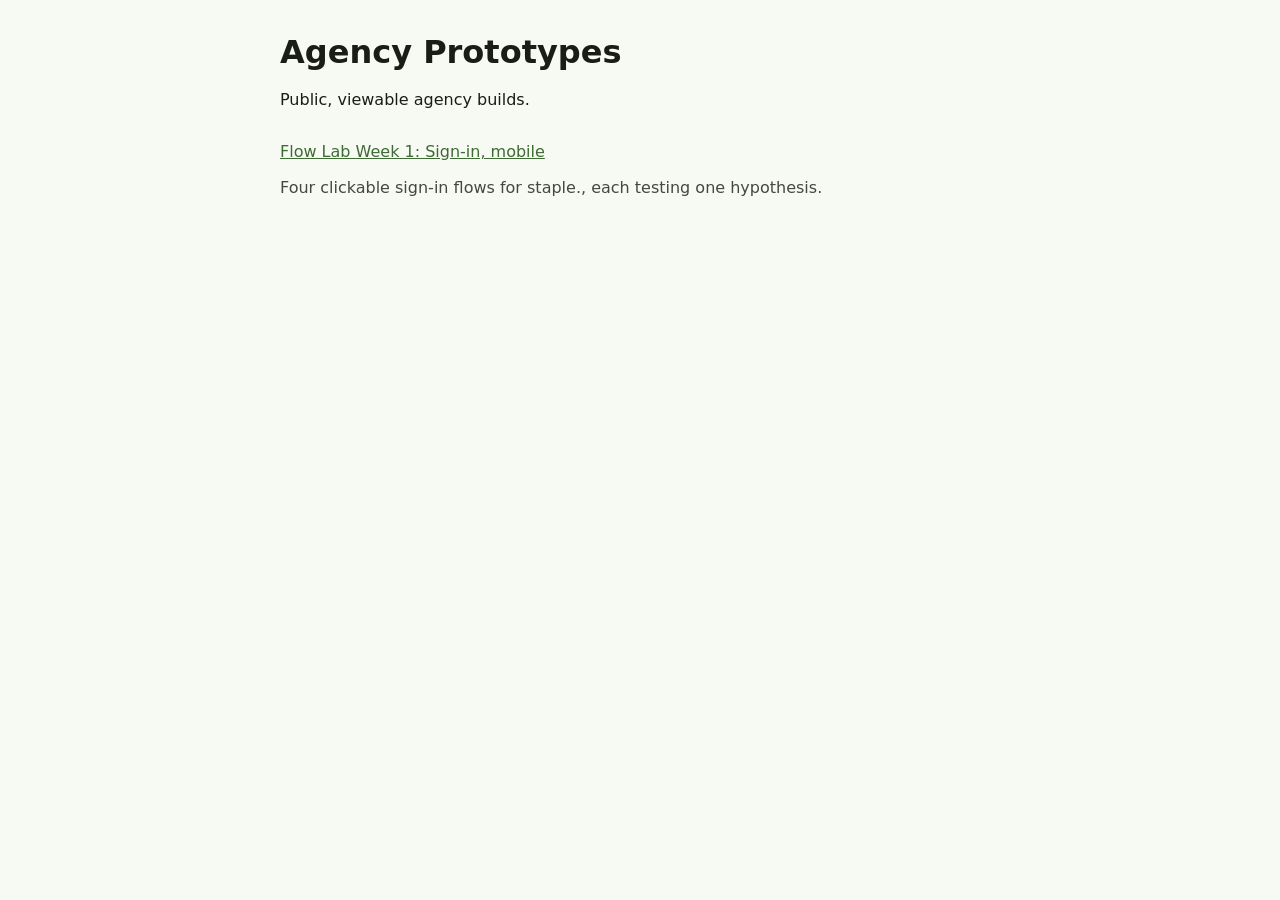
<file: index.html>
<!doctype html>
<html lang="en">
<head>
<meta charset="utf-8">
<meta name="viewport" content="width=device-width, initial-scale=1">
<title>Agency Prototypes</title>
<style>
:root{--primary:#3E6B34;--surface:#F7FAF3;--on-surface:#191C17;--on-surface-variant:#44483E}
@media (prefers-color-scheme: dark){:root{--primary:#A4D48D;--surface:#111411;--on-surface:#E1E4DA;--on-surface-variant:#C4C8BC}}
body{margin:0;font-family:system-ui,sans-serif;font-size:16px;line-height:24px;background:var(--surface);color:var(--on-surface)}
.wrap{max-width:720px;margin:0 auto;padding:32px 16px}
h1{font-size:32px;line-height:40px;margin:0 0 8px}
ul{list-style:none;padding:0}
a{display:flex;align-items:center;min-height:48px;color:var(--primary);font-weight:500}
.desc{color:var(--on-surface-variant);margin:0 0 16px}
</style>
</head>
<body>
<main class="wrap">
<h1>Agency Prototypes</h1>
<p>Public, viewable agency builds.</p>
<ul>
  <li><a href="flow-lab/weeks/week-01-signin/">Flow Lab Week 1: Sign-in, mobile</a><p class="desc">Four clickable sign-in flows for staple., each testing one hypothesis.</p></li>
</ul>
</main>
</body>
</html>
</file>
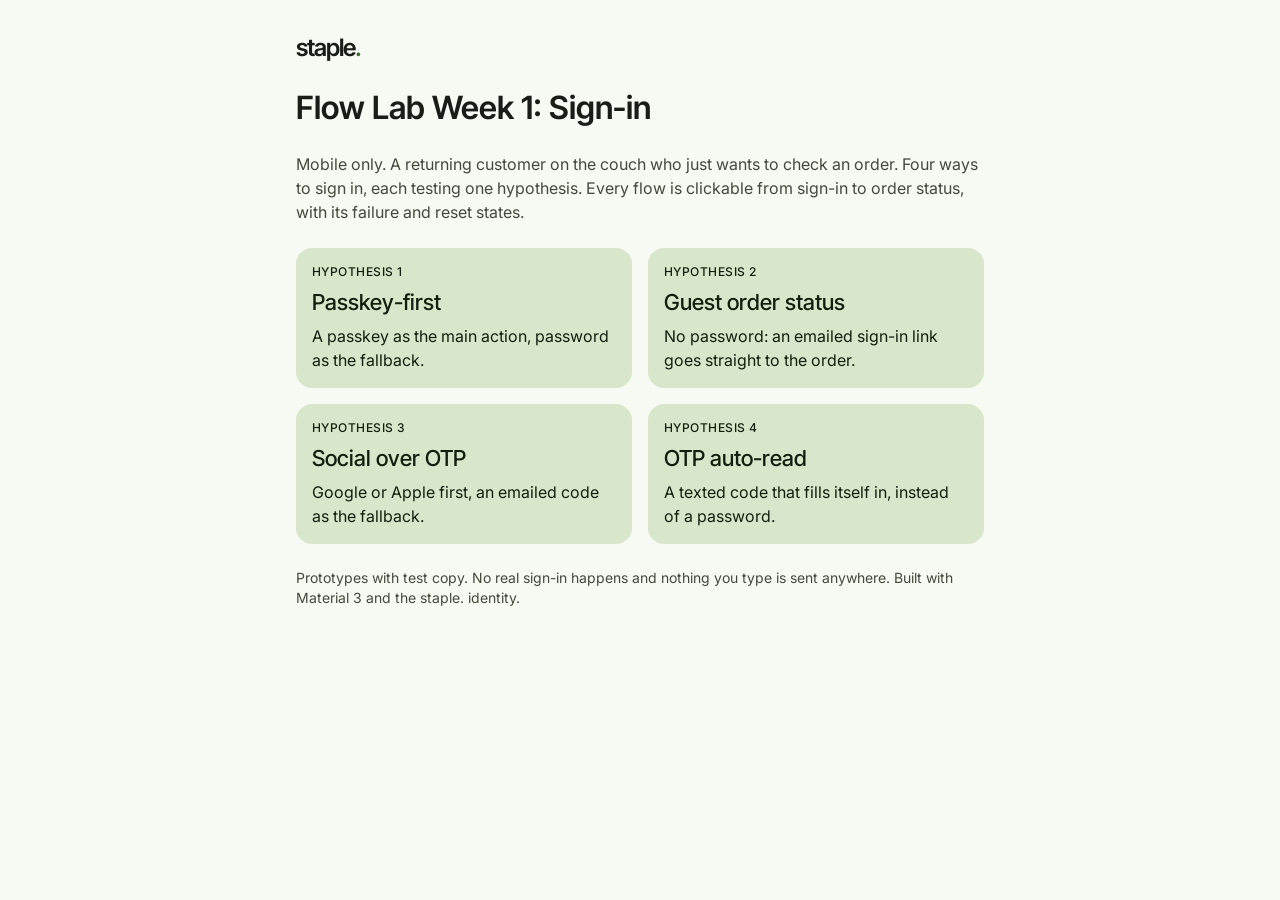
<file: flow-lab/weeks/week-01-signin/index.html>
<!doctype html>
<html lang="en">
<head>
<meta charset="utf-8">
<meta name="viewport" content="width=device-width, initial-scale=1">
<title>Flow Lab Week 1: Sign-in</title>
<link rel="preconnect" href="https://fonts.googleapis.com">
<link rel="preconnect" href="https://fonts.gstatic.com" crossorigin>
<link href="https://fonts.googleapis.com/css2?family=Inter:wght@400;500;600&family=Inter+Tight:wght@500;600&display=swap" rel="stylesheet">
<style>
:root{--primary:#3E6B34;--on-primary:#FFFFFF;--secondary-container:#D8E7CB;--on-secondary-container:#131F0E;--surface:#F7FAF3;--on-surface:#191C17;--surface-variant:#DFE4D8;--on-surface-variant:#44483E}
@media (prefers-color-scheme: dark){:root:not([data-theme="light"]){--primary:#A4D48D;--on-primary:#143300;--secondary-container:#3E4A2D;--on-secondary-container:#D8E7CB;--surface:#111411;--on-surface:#E1E4DA;--surface-variant:#44483E;--on-surface-variant:#C4C8BC}}
*{box-sizing:border-box}
body{margin:0;background:var(--surface);color:var(--on-surface);font-family:Inter,system-ui,sans-serif;font-size:16px;line-height:24px}
.wrap{max-width:720px;margin:0 auto;padding:32px 16px 48px;display:flex;flex-direction:column;gap:24px}
.wordmark{font-family:'Inter Tight',Inter,sans-serif;font-weight:600;letter-spacing:-0.04em;font-size:24px;line-height:32px}
.wordmark span{color:var(--primary)}
h1{font-family:'Inter Tight',Inter,sans-serif;font-size:32px;line-height:40px;font-weight:600;margin:0}
h2{font-family:'Inter Tight',Inter,sans-serif;font-size:22px;line-height:28px;font-weight:500;margin:0}
p{margin:0}
.lede{color:var(--on-surface-variant)}
.flows{list-style:none;margin:0;padding:0;display:grid;grid-template-columns:repeat(auto-fit,minmax(260px,1fr));gap:16px}
.flows a{display:flex;flex-direction:column;gap:8px;min-height:48px;padding:16px;border-radius:16px;background:var(--secondary-container);color:var(--on-secondary-container);text-decoration:none}
.flows a:focus-visible{outline:3px solid var(--primary);outline-offset:2px}
.flows .n{font-size:12px;line-height:16px;font-weight:500;letter-spacing:.04em;text-transform:uppercase}
.small{font-size:14px;line-height:20px;color:var(--on-surface-variant)}
</style>
</head>
<body>
<main class="wrap">
  <div class="wordmark">staple<span>.</span></div>
  <h1>Flow Lab Week 1: Sign&#8209;in</h1>
  <p class="lede">Mobile only. A returning customer on the couch who just wants to check an order. Four ways to sign in, each testing one hypothesis. Every flow is clickable from sign-in to order status, with its failure and reset states.</p>
  <ul class="flows">
    <li><a href="builds/variation-1-passkey-first.html"><span class="n">Hypothesis 1</span><h2>Passkey-first</h2><span>A passkey as the main action, password as the fallback.</span></a></li>
    <li><a href="builds/variation-2-guest-order-status.html"><span class="n">Hypothesis 2</span><h2>Guest order status</h2><span>No password: an emailed sign-in link goes straight to the order.</span></a></li>
    <li><a href="builds/variation-3-social-over-otp.html"><span class="n">Hypothesis 3</span><h2>Social over OTP</h2><span>Google or Apple first, an emailed code as the fallback.</span></a></li>
    <li><a href="builds/variation-4-otp-auto-read.html"><span class="n">Hypothesis 4</span><h2>OTP auto-read</h2><span>A texted code that fills itself in, instead of a password.</span></a></li>
  </ul>
  <p class="small">Prototypes with test copy. No real sign-in happens and nothing you type is sent anywhere. Built with Material 3 and the staple. identity.</p>
</main>
</body>
</html>
</file>
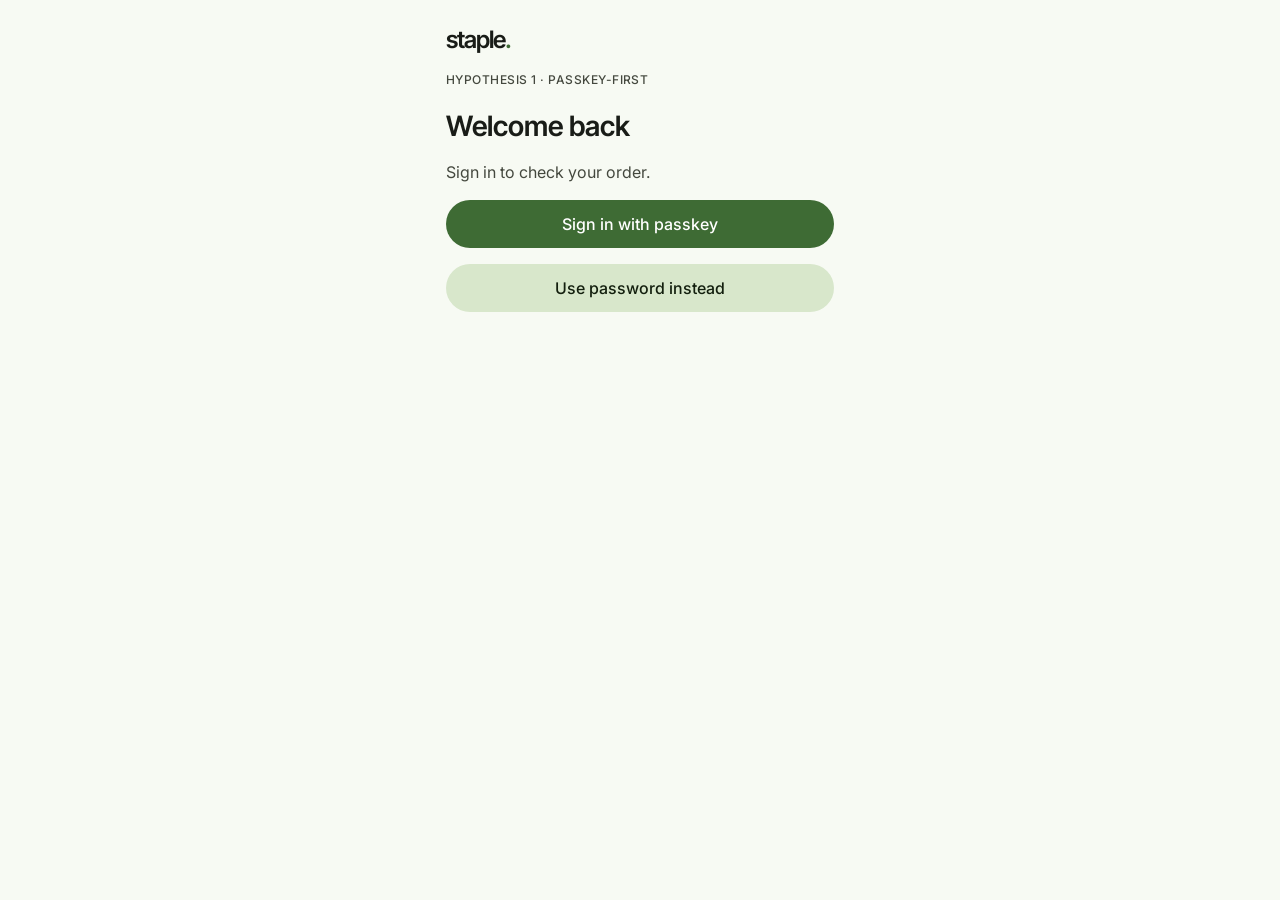
<file: flow-lab/weeks/week-01-signin/builds/variation-1-passkey-first.html>
<!doctype html>
<html lang="en">
<head>
<meta charset="utf-8">
<meta name="viewport" content="width=device-width, initial-scale=1">
<title>Week 1: Passkey-first</title>
<link rel="preconnect" href="https://fonts.googleapis.com">
<link rel="preconnect" href="https://fonts.gstatic.com" crossorigin>
<link href="https://fonts.googleapis.com/css2?family=Inter:wght@400;500;600&family=Inter+Tight:wght@500;600&display=swap" rel="stylesheet">
<style>
:root{--primary:#3E6B34;--on-primary:#FFFFFF;--primary-container:#C2E8B4;--on-primary-container:#0A2007;--secondary:#55624C;--secondary-container:#D8E7CB;--on-secondary-container:#131F0E;--tertiary:#38656A;--tertiary-container:#BCEBF1;--on-tertiary-container:#001F24;--error:#BA1A1A;--error-container:#FFDAD6;--on-error-container:#410002;--surface:#F7FAF3;--on-surface:#191C17;--surface-variant:#DFE4D8;--on-surface-variant:#44483E;--scrim:rgba(0,0,0,.4)}
@media (prefers-color-scheme: dark){:root:not([data-theme="light"]){--primary:#A4D48D;--on-primary:#143300;--primary-container:#2A4D1E;--on-primary-container:#C2E8B4;--secondary:#BDCBAE;--secondary-container:#3E4A2D;--on-secondary-container:#D8E7CB;--tertiary:#A0CFD6;--tertiary-container:#1F4D54;--on-tertiary-container:#BCEBF1;--error:#FFB4AB;--error-container:#93000A;--on-error-container:#FFDAD6;--surface:#111411;--on-surface:#E1E4DA;--surface-variant:#44483E;--on-surface-variant:#C4C8BC;--scrim:rgba(0,0,0,.6)}}
*{box-sizing:border-box}
body{margin:0;background:var(--surface);color:var(--on-surface);font-family:Inter,system-ui,sans-serif;font-size:16px;line-height:24px;min-height:100vh}
.wrap{max-width:420px;margin:0 auto;padding:24px 16px;display:flex;flex-direction:column;gap:16px;min-height:100vh}
.wordmark{font-family:'Inter Tight',Inter,sans-serif;font-weight:600;letter-spacing:-0.04em;font-size:24px;line-height:32px}
.wordmark span{color:var(--primary)}
.tag{font-size:12px;line-height:16px;color:var(--on-surface-variant);font-weight:500;letter-spacing:.04em;text-transform:uppercase;margin:0}
h1{font-family:'Inter Tight',Inter,sans-serif;font-size:28px;line-height:36px;font-weight:600;margin:4px 0 0}
h2{font-family:'Inter Tight',Inter,sans-serif;font-size:22px;line-height:28px;font-weight:500;margin:0}
h1:focus{outline:none}
.lede{margin:0;color:var(--on-surface-variant)}
.btn{min-height:48px;border-radius:999px;border:0;font:inherit;font-weight:500;padding:0 24px;width:100%;cursor:pointer}
.btn-filled{background:var(--primary);color:var(--on-primary)}
.btn-tonal{background:var(--secondary-container);color:var(--on-secondary-container)}
.btn-text{background:none;color:var(--primary)}
:focus-visible{outline:2px solid var(--primary);outline-offset:2px}
.fieldset{display:flex;flex-direction:column;gap:4px}
label{font-size:14px;line-height:20px;font-weight:500;color:var(--on-surface-variant)}
.field{min-height:56px;border-radius:12px;border:1px solid var(--on-surface-variant);padding:0 16px;background:transparent;color:var(--on-surface);font:inherit;width:100%}
.field[aria-invalid="true"]{border:2px solid var(--error);padding:0 15px}
.err{color:var(--error);font-size:14px;line-height:20px;margin:0}
.err:empty{margin:0}
.banner{background:var(--error-container);color:var(--on-error-container);border-radius:12px;padding:12px 16px;font-size:14px;line-height:20px;margin:0}
.banner:empty{padding:0;background:none;margin-bottom:-16px}
.screen{display:none;flex-direction:column;gap:16px}
.screen.on{display:flex}
.scrim{position:fixed;inset:0;background:var(--scrim);display:none;align-items:flex-end;justify-content:center}
.scrim.on{display:flex}
.sheet{background:var(--surface);width:100%;max-width:420px;border-radius:28px 28px 0 0;padding:24px 16px 32px;display:flex;flex-direction:column;gap:12px}
.row{display:flex;justify-content:space-between;gap:16px;border-bottom:1px solid var(--surface-variant);padding:12px 0}
.state{color:var(--tertiary);font-weight:600}
.spin{width:28px;height:28px;border-radius:50%;border:4px solid var(--primary-container);border-top-color:var(--primary);animation:s 1s linear infinite;margin:0 auto}
@keyframes s{to{transform:rotate(360deg)}}
@media (prefers-reduced-motion: reduce){.spin{animation:none}}
.code{font-family:ui-monospace,monospace;letter-spacing:.3em;font-size:20px}
.prod{width:100%;aspect-ratio:1/1;object-fit:cover;border-radius:12px;display:block}
</style>
</head>
<body>
<main class="wrap">
  <div class="wordmark">staple<span>.</span></div>
  <p class="tag">Hypothesis 1 · Passkey-first</p>

  <section class="screen on" id="start" aria-labelledby="start-h">
    <h1 id="start-h">Welcome back</h1>
    <p class="lede">Sign in to check your order.</p>
    <p class="banner" id="banner" role="alert"></p>
    <button type="button" class="btn btn-filled" onclick="banner('');sheet('bio',true)">Sign in with passkey</button>
    <button type="button" class="btn btn-tonal" onclick="show('pw')">Use password instead</button>
  </section>
  <section class="screen" id="pw" aria-labelledby="pw-h">
    <h1 id="pw-h">Enter your password</h1>
    <div class="fieldset">
      <label for="password">Password</label>
      <input class="field" type="password" id="password" autocomplete="current-password" aria-describedby="password-err" aria-invalid="false">
      <p class="err" id="password-err" role="alert"></p>
    </div>
    <button type="button" class="btn btn-filled" onclick="signInPw()">Sign in</button>
    <button type="button" class="btn btn-text" onclick="reset()">Use passkey instead</button>
  </section>
  <div class="scrim" id="bio"><div class="sheet" role="dialog" aria-modal="true" aria-labelledby="bio-h">
    <h2 id="bio-h">Sign in with your passkey</h2>
    <p class="lede">Use Face ID, Touch ID, or your device PIN.</p>
    <button type="button" class="btn btn-filled" onclick="sheet('bio',false);show('status')">Continue</button>
    <button type="button" class="btn btn-tonal" onclick="cancelPasskey()">Cancel</button>
  </div></div>

  <section class="screen" id="status" aria-labelledby="status-h">
    <img class="prod" src="assets/gel-pens.webp" alt="Five black gel pens laid side by side on a white desk">
    <h1 id="status-h">Your order is on its way</h1>
    <div class="row"><span>Black gel pens, set of 5</span><span>$6.00</span></div>
    <div class="row"><span class="state">Out for delivery</span><span>Wed, Oct 28</span></div>
    <button type="button" class="btn btn-tonal" onclick="reset()">Start over</button>
  </section>
</main>
<script>
var timers=[];
function show(id){document.querySelectorAll('.screen').forEach(function(s){s.classList.remove('on')});var el=document.getElementById(id);el.classList.add('on');var h=el.querySelector('h1');if(h){h.setAttribute('tabindex','-1');h.focus();}}
var openSheet=null,returnTo=null,onEscape={};
function sheet(id,on,focusAfter){var el=document.getElementById(id);el.classList.toggle('on',on);
document.querySelectorAll('main > :not(.scrim)').forEach(function(n){n.inert=on;});
if(on){openSheet=id;returnTo=document.activeElement;var b=el.querySelector('button');if(b)b.focus();}
else{openSheet=null;var t=focusAfter||returnTo;if(t&&t.getClientRects().length)t.focus();else{var h=document.querySelector('.screen.on h1');if(h){h.setAttribute('tabindex','-1');h.focus();}}returnTo=null;}}
document.addEventListener('keydown',function(e){if(e.key==='Escape'&&openSheet&&onEscape[openSheet])onEscape[openSheet]();});
function setErr(field,msg){var f=document.getElementById(field),e=document.getElementById(field+'-err');e.textContent=msg;f.setAttribute('aria-invalid',msg?'true':'false');if(msg)f.focus();}
function banner(msg){document.getElementById('banner').textContent=msg;}
function reset(){timers.forEach(clearTimeout);timers=[];document.querySelectorAll('.scrim').forEach(function(s){s.classList.remove('on')});document.querySelectorAll('main > *').forEach(function(n){n.inert=false;});openSheet=null;returnTo=null;document.querySelectorAll('input').forEach(function(i){i.value='';i.setAttribute('aria-invalid','false')});document.querySelectorAll('.err,.banner').forEach(function(e){e.textContent=''});if(window.onReset)onReset();show('start');}

function cancelPasskey(){sheet('bio',false);banner('Passkey sign-in was canceled. Try again, or use your password.');}
onEscape.bio=cancelPasskey;
function signInPw(){var v=document.getElementById('password').value;if(!v){setErr('password','Enter your password.');return;}setErr('password','');show('status');}
</script>
</body>
</html>
</file>
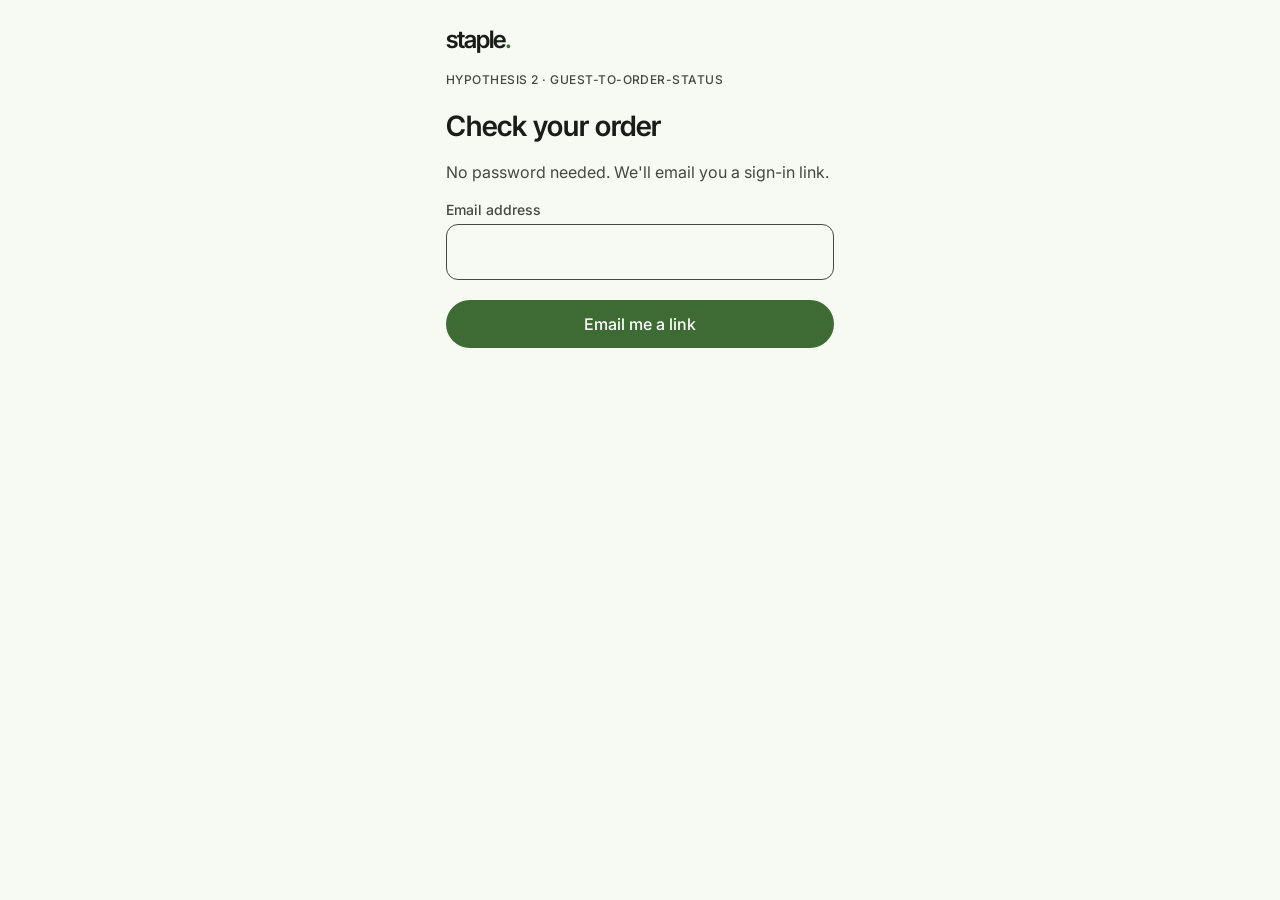
<file: flow-lab/weeks/week-01-signin/builds/variation-2-guest-order-status.html>
<!doctype html>
<html lang="en">
<head>
<meta charset="utf-8">
<meta name="viewport" content="width=device-width, initial-scale=1">
<title>Week 1: Guest order status</title>
<link rel="preconnect" href="https://fonts.googleapis.com">
<link rel="preconnect" href="https://fonts.gstatic.com" crossorigin>
<link href="https://fonts.googleapis.com/css2?family=Inter:wght@400;500;600&family=Inter+Tight:wght@500;600&display=swap" rel="stylesheet">
<style>
:root{--primary:#3E6B34;--on-primary:#FFFFFF;--primary-container:#C2E8B4;--on-primary-container:#0A2007;--secondary:#55624C;--secondary-container:#D8E7CB;--on-secondary-container:#131F0E;--tertiary:#38656A;--tertiary-container:#BCEBF1;--on-tertiary-container:#001F24;--error:#BA1A1A;--error-container:#FFDAD6;--on-error-container:#410002;--surface:#F7FAF3;--on-surface:#191C17;--surface-variant:#DFE4D8;--on-surface-variant:#44483E;--scrim:rgba(0,0,0,.4)}
@media (prefers-color-scheme: dark){:root:not([data-theme="light"]){--primary:#A4D48D;--on-primary:#143300;--primary-container:#2A4D1E;--on-primary-container:#C2E8B4;--secondary:#BDCBAE;--secondary-container:#3E4A2D;--on-secondary-container:#D8E7CB;--tertiary:#A0CFD6;--tertiary-container:#1F4D54;--on-tertiary-container:#BCEBF1;--error:#FFB4AB;--error-container:#93000A;--on-error-container:#FFDAD6;--surface:#111411;--on-surface:#E1E4DA;--surface-variant:#44483E;--on-surface-variant:#C4C8BC;--scrim:rgba(0,0,0,.6)}}
*{box-sizing:border-box}
body{margin:0;background:var(--surface);color:var(--on-surface);font-family:Inter,system-ui,sans-serif;font-size:16px;line-height:24px;min-height:100vh}
.wrap{max-width:420px;margin:0 auto;padding:24px 16px;display:flex;flex-direction:column;gap:16px;min-height:100vh}
.wordmark{font-family:'Inter Tight',Inter,sans-serif;font-weight:600;letter-spacing:-0.04em;font-size:24px;line-height:32px}
.wordmark span{color:var(--primary)}
.tag{font-size:12px;line-height:16px;color:var(--on-surface-variant);font-weight:500;letter-spacing:.04em;text-transform:uppercase;margin:0}
h1{font-family:'Inter Tight',Inter,sans-serif;font-size:28px;line-height:36px;font-weight:600;margin:4px 0 0}
h2{font-family:'Inter Tight',Inter,sans-serif;font-size:22px;line-height:28px;font-weight:500;margin:0}
h1:focus{outline:none}
.lede{margin:0;color:var(--on-surface-variant)}
.btn{min-height:48px;border-radius:999px;border:0;font:inherit;font-weight:500;padding:0 24px;width:100%;cursor:pointer}
.btn-filled{background:var(--primary);color:var(--on-primary)}
.btn-tonal{background:var(--secondary-container);color:var(--on-secondary-container)}
.btn-text{background:none;color:var(--primary)}
:focus-visible{outline:2px solid var(--primary);outline-offset:2px}
.fieldset{display:flex;flex-direction:column;gap:4px}
label{font-size:14px;line-height:20px;font-weight:500;color:var(--on-surface-variant)}
.field{min-height:56px;border-radius:12px;border:1px solid var(--on-surface-variant);padding:0 16px;background:transparent;color:var(--on-surface);font:inherit;width:100%}
.field[aria-invalid="true"]{border:2px solid var(--error);padding:0 15px}
.err{color:var(--error);font-size:14px;line-height:20px;margin:0}
.err:empty{margin:0}
.banner{background:var(--error-container);color:var(--on-error-container);border-radius:12px;padding:12px 16px;font-size:14px;line-height:20px;margin:0}
.banner:empty{padding:0;background:none;margin-bottom:-16px}
.screen{display:none;flex-direction:column;gap:16px}
.screen.on{display:flex}
.scrim{position:fixed;inset:0;background:var(--scrim);display:none;align-items:flex-end;justify-content:center}
.scrim.on{display:flex}
.sheet{background:var(--surface);width:100%;max-width:420px;border-radius:28px 28px 0 0;padding:24px 16px 32px;display:flex;flex-direction:column;gap:12px}
.row{display:flex;justify-content:space-between;gap:16px;border-bottom:1px solid var(--surface-variant);padding:12px 0}
.state{color:var(--tertiary);font-weight:600}
.spin{width:28px;height:28px;border-radius:50%;border:4px solid var(--primary-container);border-top-color:var(--primary);animation:s 1s linear infinite;margin:0 auto}
@keyframes s{to{transform:rotate(360deg)}}
@media (prefers-reduced-motion: reduce){.spin{animation:none}}
.code{font-family:ui-monospace,monospace;letter-spacing:.3em;font-size:20px}
.prod{width:100%;aspect-ratio:1/1;object-fit:cover;border-radius:12px;display:block}
</style>
</head>
<body>
<main class="wrap">
  <div class="wordmark">staple<span>.</span></div>
  <p class="tag">Hypothesis 2 · Guest-to-order-status</p>

  <section class="screen on" id="start" aria-labelledby="start-h">
    <h1 id="start-h">Check your order</h1>
    <p class="lede">No password needed. We'll email you a sign-in link.</p>
    <div class="fieldset">
      <label for="email">Email address</label>
      <input class="field" type="email" id="email" autocomplete="email" spellcheck="false" aria-describedby="email-err" aria-invalid="false">
      <p class="err" id="email-err" role="alert"></p>
    </div>
    <button type="button" class="btn btn-filled" onclick="sendLink()">Email me a link</button>
  </section>
  <section class="screen" id="sent" aria-labelledby="sent-h">
    <h1 id="sent-h">Check your email</h1>
    <p class="lede">We sent a sign-in link to <strong id="sent-to"></strong>. It works for 15 minutes.</p>
    <button type="button" class="btn btn-filled" onclick="show('status')">Open the link</button>
    <button type="button" class="btn btn-text" onclick="reset()">Use a different email</button>
  </section>

  <section class="screen" id="status" aria-labelledby="status-h">
    <img class="prod" src="assets/notebooks.webp" alt="Three kraft notebooks held together with a green elastic band">
    <h1 id="status-h">Your order has shipped</h1>
    <div class="row"><span>Kraft notebooks, set of 3</span><span>$9.00</span></div>
    <div class="row"><span class="state">Shipped</span><span>Arrives Fri, Oct 30</span></div>
    <button type="button" class="btn btn-tonal" onclick="reset()">Start over</button>
  </section>
</main>
<script>
var timers=[];
function show(id){document.querySelectorAll('.screen').forEach(function(s){s.classList.remove('on')});var el=document.getElementById(id);el.classList.add('on');var h=el.querySelector('h1');if(h){h.setAttribute('tabindex','-1');h.focus();}}
var openSheet=null,returnTo=null,onEscape={};
function sheet(id,on,focusAfter){var el=document.getElementById(id);el.classList.toggle('on',on);
document.querySelectorAll('main > :not(.scrim)').forEach(function(n){n.inert=on;});
if(on){openSheet=id;returnTo=document.activeElement;var b=el.querySelector('button');if(b)b.focus();}
else{openSheet=null;var t=focusAfter||returnTo;if(t&&t.getClientRects().length)t.focus();else{var h=document.querySelector('.screen.on h1');if(h){h.setAttribute('tabindex','-1');h.focus();}}returnTo=null;}}
document.addEventListener('keydown',function(e){if(e.key==='Escape'&&openSheet&&onEscape[openSheet])onEscape[openSheet]();});
function setErr(field,msg){var f=document.getElementById(field),e=document.getElementById(field+'-err');e.textContent=msg;f.setAttribute('aria-invalid',msg?'true':'false');if(msg)f.focus();}
function banner(msg){document.getElementById('banner').textContent=msg;}
function reset(){timers.forEach(clearTimeout);timers=[];document.querySelectorAll('.scrim').forEach(function(s){s.classList.remove('on')});document.querySelectorAll('main > *').forEach(function(n){n.inert=false;});openSheet=null;returnTo=null;document.querySelectorAll('input').forEach(function(i){i.value='';i.setAttribute('aria-invalid','false')});document.querySelectorAll('.err,.banner').forEach(function(e){e.textContent=''});if(window.onReset)onReset();show('start');}

function sendLink(){var v=document.getElementById('email').value.trim();
if(!v){setErr('email','Enter your email address.');return;}
if(!/^[^\s@]+@[^\s@]+\.[^\s@]+$/.test(v)){setErr('email','Enter an email address in the correct format, like name@example.com');return;}
setErr('email','');document.getElementById('sent-to').textContent=v;show('sent');}
</script>
</body>
</html>
</file>
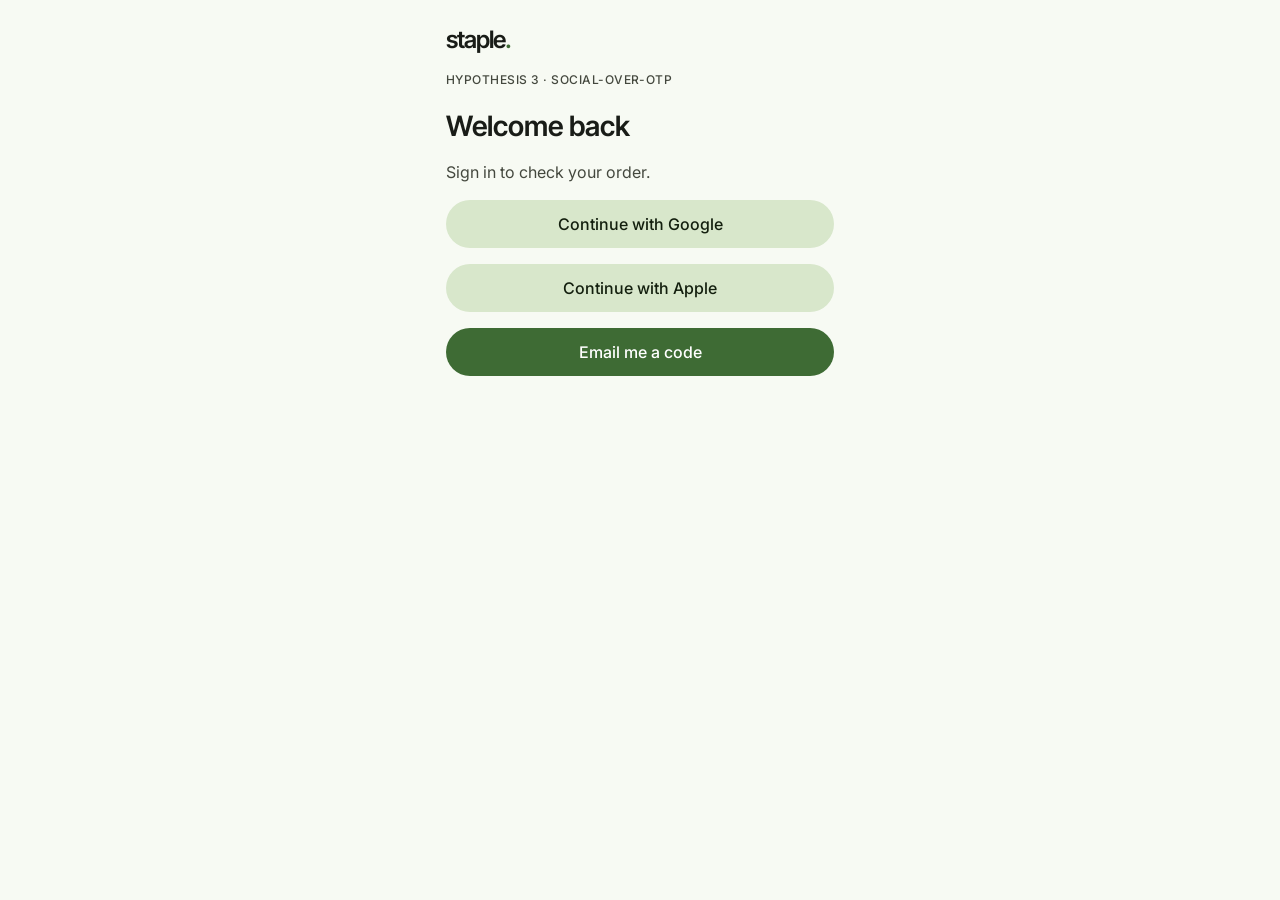
<file: flow-lab/weeks/week-01-signin/builds/variation-3-social-over-otp.html>
<!doctype html>
<html lang="en">
<head>
<meta charset="utf-8">
<meta name="viewport" content="width=device-width, initial-scale=1">
<title>Week 1: Social over OTP</title>
<link rel="preconnect" href="https://fonts.googleapis.com">
<link rel="preconnect" href="https://fonts.gstatic.com" crossorigin>
<link href="https://fonts.googleapis.com/css2?family=Inter:wght@400;500;600&family=Inter+Tight:wght@500;600&display=swap" rel="stylesheet">
<style>
:root{--primary:#3E6B34;--on-primary:#FFFFFF;--primary-container:#C2E8B4;--on-primary-container:#0A2007;--secondary:#55624C;--secondary-container:#D8E7CB;--on-secondary-container:#131F0E;--tertiary:#38656A;--tertiary-container:#BCEBF1;--on-tertiary-container:#001F24;--error:#BA1A1A;--error-container:#FFDAD6;--on-error-container:#410002;--surface:#F7FAF3;--on-surface:#191C17;--surface-variant:#DFE4D8;--on-surface-variant:#44483E;--scrim:rgba(0,0,0,.4)}
@media (prefers-color-scheme: dark){:root:not([data-theme="light"]){--primary:#A4D48D;--on-primary:#143300;--primary-container:#2A4D1E;--on-primary-container:#C2E8B4;--secondary:#BDCBAE;--secondary-container:#3E4A2D;--on-secondary-container:#D8E7CB;--tertiary:#A0CFD6;--tertiary-container:#1F4D54;--on-tertiary-container:#BCEBF1;--error:#FFB4AB;--error-container:#93000A;--on-error-container:#FFDAD6;--surface:#111411;--on-surface:#E1E4DA;--surface-variant:#44483E;--on-surface-variant:#C4C8BC;--scrim:rgba(0,0,0,.6)}}
*{box-sizing:border-box}
body{margin:0;background:var(--surface);color:var(--on-surface);font-family:Inter,system-ui,sans-serif;font-size:16px;line-height:24px;min-height:100vh}
.wrap{max-width:420px;margin:0 auto;padding:24px 16px;display:flex;flex-direction:column;gap:16px;min-height:100vh}
.wordmark{font-family:'Inter Tight',Inter,sans-serif;font-weight:600;letter-spacing:-0.04em;font-size:24px;line-height:32px}
.wordmark span{color:var(--primary)}
.tag{font-size:12px;line-height:16px;color:var(--on-surface-variant);font-weight:500;letter-spacing:.04em;text-transform:uppercase;margin:0}
h1{font-family:'Inter Tight',Inter,sans-serif;font-size:28px;line-height:36px;font-weight:600;margin:4px 0 0}
h2{font-family:'Inter Tight',Inter,sans-serif;font-size:22px;line-height:28px;font-weight:500;margin:0}
h1:focus{outline:none}
.lede{margin:0;color:var(--on-surface-variant)}
.btn{min-height:48px;border-radius:999px;border:0;font:inherit;font-weight:500;padding:0 24px;width:100%;cursor:pointer}
.btn-filled{background:var(--primary);color:var(--on-primary)}
.btn-tonal{background:var(--secondary-container);color:var(--on-secondary-container)}
.btn-text{background:none;color:var(--primary)}
:focus-visible{outline:2px solid var(--primary);outline-offset:2px}
.fieldset{display:flex;flex-direction:column;gap:4px}
label{font-size:14px;line-height:20px;font-weight:500;color:var(--on-surface-variant)}
.field{min-height:56px;border-radius:12px;border:1px solid var(--on-surface-variant);padding:0 16px;background:transparent;color:var(--on-surface);font:inherit;width:100%}
.field[aria-invalid="true"]{border:2px solid var(--error);padding:0 15px}
.err{color:var(--error);font-size:14px;line-height:20px;margin:0}
.err:empty{margin:0}
.banner{background:var(--error-container);color:var(--on-error-container);border-radius:12px;padding:12px 16px;font-size:14px;line-height:20px;margin:0}
.banner:empty{padding:0;background:none;margin-bottom:-16px}
.screen{display:none;flex-direction:column;gap:16px}
.screen.on{display:flex}
.scrim{position:fixed;inset:0;background:var(--scrim);display:none;align-items:flex-end;justify-content:center}
.scrim.on{display:flex}
.sheet{background:var(--surface);width:100%;max-width:420px;border-radius:28px 28px 0 0;padding:24px 16px 32px;display:flex;flex-direction:column;gap:12px}
.row{display:flex;justify-content:space-between;gap:16px;border-bottom:1px solid var(--surface-variant);padding:12px 0}
.state{color:var(--tertiary);font-weight:600}
.spin{width:28px;height:28px;border-radius:50%;border:4px solid var(--primary-container);border-top-color:var(--primary);animation:s 1s linear infinite;margin:0 auto}
@keyframes s{to{transform:rotate(360deg)}}
@media (prefers-reduced-motion: reduce){.spin{animation:none}}
.code{font-family:ui-monospace,monospace;letter-spacing:.3em;font-size:20px}
.prod{width:100%;aspect-ratio:1/1;object-fit:cover;border-radius:12px;display:block}
</style>
</head>
<body>
<main class="wrap">
  <div class="wordmark">staple<span>.</span></div>
  <p class="tag">Hypothesis 3 · Social-over-OTP</p>

  <section class="screen on" id="start" aria-labelledby="start-h">
    <h1 id="start-h">Welcome back</h1>
    <p class="lede">Sign in to check your order.</p>
    <p class="banner" id="banner" role="alert"></p>
    <button type="button" class="btn btn-tonal" onclick="social('Google')">Continue with Google</button>
    <button type="button" class="btn btn-tonal" onclick="social('Apple')">Continue with Apple</button>
    <button type="button" class="btn btn-filled" onclick="banner('');show('otp-email')">Email me a code</button>
  </section>
  <section class="screen" id="otp-email" aria-labelledby="otp-email-h">
    <h1 id="otp-email-h">Get a sign-in code</h1>
    <div class="fieldset">
      <label for="email">Email address</label>
      <input class="field" type="email" id="email" autocomplete="email" spellcheck="false" aria-describedby="email-err" aria-invalid="false">
      <p class="err" id="email-err" role="alert"></p>
    </div>
    <button type="button" class="btn btn-filled" onclick="sendCode()">Send code</button>
    <button type="button" class="btn btn-text" onclick="reset()">Back to sign-in options</button>
  </section>
  <section class="screen" id="otp" aria-labelledby="otp-h">
    <h1 id="otp-h">Enter the code</h1>
    <p class="lede" id="otp-lede"></p>
    <div class="fieldset">
      <label for="code">Code</label>
      <input class="field code" id="code" inputmode="numeric" autocomplete="one-time-code" maxlength="6" aria-describedby="code-err" aria-invalid="false">
      <p class="err" id="code-err" role="alert"></p>
    </div>
    <button type="button" class="btn btn-filled" onclick="verify()">Verify</button>
    <button type="button" class="btn btn-text" onclick="resend()">Send a new code</button>
    <button type="button" class="btn btn-text" onclick="setErr('code','');document.getElementById('code').value='';show('otp-email')">Use a different email</button>
  </section>
  <div class="scrim" id="conn"><div class="sheet" role="dialog" aria-modal="true" aria-labelledby="conn-h">
    <h2 id="conn-h">Connecting</h2>
    <div class="spin" role="status" aria-label="Connecting"></div>
    <button type="button" class="btn btn-tonal" onclick="cancelSocial()">Cancel</button>
  </div></div>

  <section class="screen" id="status" aria-labelledby="status-h">
    <img class="prod" src="assets/pencils.webp" alt="Eight natural wood pencils lined up on a white desk">
    <h1 id="status-h">Your order is on its way</h1>
    <div class="row"><span>Natural wood pencils, set of 8</span><span>$5.00</span></div>
    <div class="row"><span class="state">Out for delivery</span><span>Today, by 8 pm</span></div>
    <button type="button" class="btn btn-tonal" onclick="reset()">Start over</button>
  </section>
</main>
<script>
var timers=[];
function show(id){document.querySelectorAll('.screen').forEach(function(s){s.classList.remove('on')});var el=document.getElementById(id);el.classList.add('on');var h=el.querySelector('h1');if(h){h.setAttribute('tabindex','-1');h.focus();}}
var openSheet=null,returnTo=null,onEscape={};
function sheet(id,on,focusAfter){var el=document.getElementById(id);el.classList.toggle('on',on);
document.querySelectorAll('main > :not(.scrim)').forEach(function(n){n.inert=on;});
if(on){openSheet=id;returnTo=document.activeElement;var b=el.querySelector('button');if(b)b.focus();}
else{openSheet=null;var t=focusAfter||returnTo;if(t&&t.getClientRects().length)t.focus();else{var h=document.querySelector('.screen.on h1');if(h){h.setAttribute('tabindex','-1');h.focus();}}returnTo=null;}}
document.addEventListener('keydown',function(e){if(e.key==='Escape'&&openSheet&&onEscape[openSheet])onEscape[openSheet]();});
function setErr(field,msg){var f=document.getElementById(field),e=document.getElementById(field+'-err');e.textContent=msg;f.setAttribute('aria-invalid',msg?'true':'false');if(msg)f.focus();}
function banner(msg){document.getElementById('banner').textContent=msg;}
function reset(){timers.forEach(clearTimeout);timers=[];document.querySelectorAll('.scrim').forEach(function(s){s.classList.remove('on')});document.querySelectorAll('main > *').forEach(function(n){n.inert=false;});openSheet=null;returnTo=null;document.querySelectorAll('input').forEach(function(i){i.value='';i.setAttribute('aria-invalid','false')});document.querySelectorAll('.err,.banner').forEach(function(e){e.textContent=''});if(window.onReset)onReset();show('start');}

var provider='';
function social(p){provider=p;banner('');document.getElementById('conn-h').textContent='Connecting to '+p;sheet('conn',true);
timers.push(setTimeout(function(){sheet('conn',false);show('status');},1500));}
function cancelSocial(){timers.forEach(clearTimeout);timers=[];sheet('conn',false);banner(provider+' sign-in was canceled. Try again, or get a code by email.');}
onEscape.conn=cancelSocial;
function sendCode(){var v=document.getElementById('email').value.trim();
if(!v){setErr('email','Enter your email address.');return;}
if(!/^[^\s@]+@[^\s@]+\.[^\s@]+$/.test(v)){setErr('email','Enter an email address in the correct format, like name@example.com');return;}
setErr('email','');sentTo=v;document.getElementById('otp-lede').textContent='We sent a 6-digit code to '+v+'.';show('otp');}
var sentTo='';
function verify(){var v=document.getElementById('code').value.trim();if(!/^\d{6}$/.test(v)){setErr('code','Enter the 6-digit code from your email.');return;}setErr('code','');show('status');}
function resend(){document.getElementById('code').value='';setErr('code','');document.getElementById('otp-lede').textContent='We sent a new code to '+sentTo+'. Codes work for 10 minutes.';}
function onReset(){document.getElementById('otp-lede').textContent='';sentTo='';}
</script>
</body>
</html>
</file>
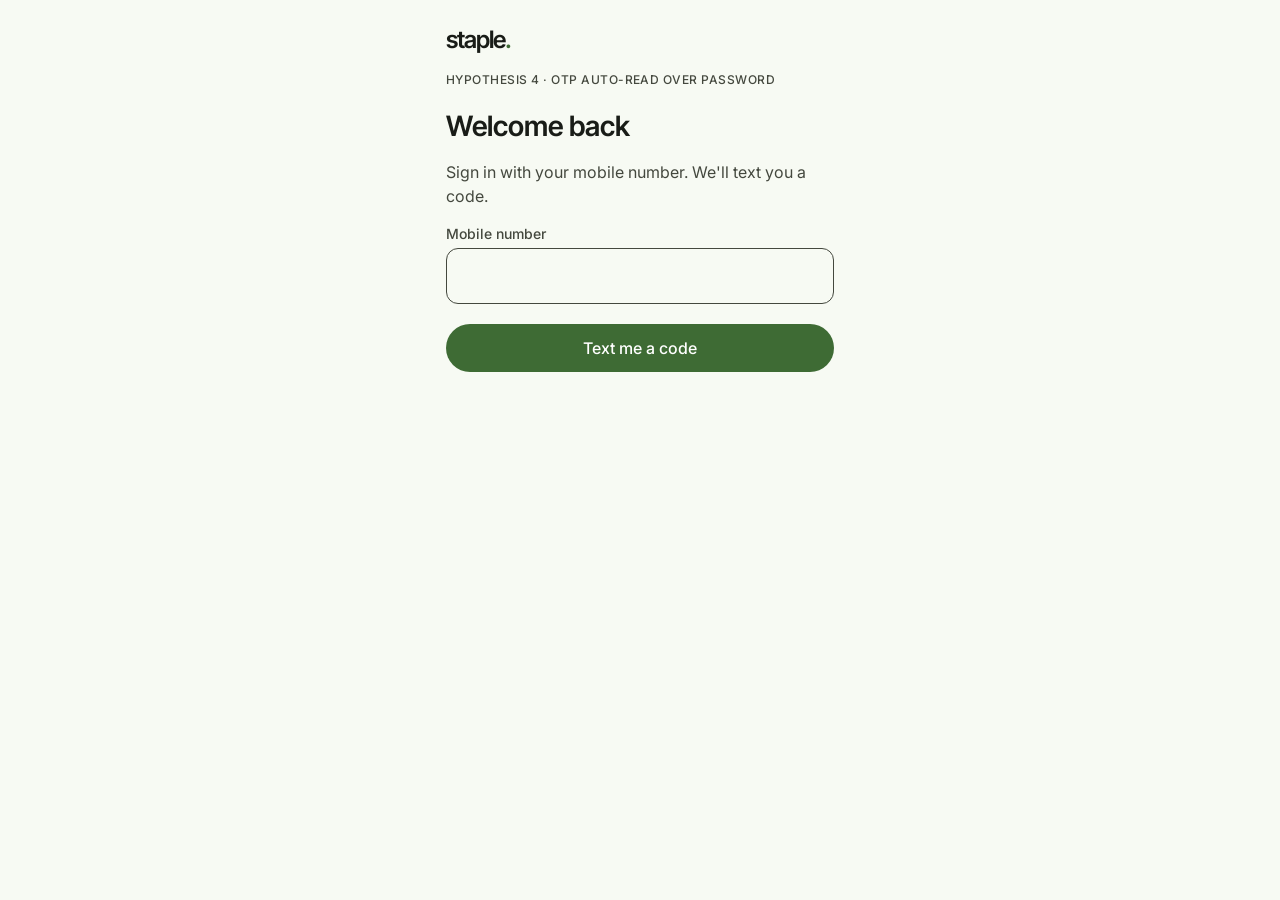
<file: flow-lab/weeks/week-01-signin/builds/variation-4-otp-auto-read.html>
<!doctype html>
<html lang="en">
<head>
<meta charset="utf-8">
<meta name="viewport" content="width=device-width, initial-scale=1">
<title>Week 1: OTP auto-read</title>
<link rel="preconnect" href="https://fonts.googleapis.com">
<link rel="preconnect" href="https://fonts.gstatic.com" crossorigin>
<link href="https://fonts.googleapis.com/css2?family=Inter:wght@400;500;600&family=Inter+Tight:wght@500;600&display=swap" rel="stylesheet">
<style>
:root{--primary:#3E6B34;--on-primary:#FFFFFF;--primary-container:#C2E8B4;--on-primary-container:#0A2007;--secondary:#55624C;--secondary-container:#D8E7CB;--on-secondary-container:#131F0E;--tertiary:#38656A;--tertiary-container:#BCEBF1;--on-tertiary-container:#001F24;--error:#BA1A1A;--error-container:#FFDAD6;--on-error-container:#410002;--surface:#F7FAF3;--on-surface:#191C17;--surface-variant:#DFE4D8;--on-surface-variant:#44483E;--scrim:rgba(0,0,0,.4)}
@media (prefers-color-scheme: dark){:root:not([data-theme="light"]){--primary:#A4D48D;--on-primary:#143300;--primary-container:#2A4D1E;--on-primary-container:#C2E8B4;--secondary:#BDCBAE;--secondary-container:#3E4A2D;--on-secondary-container:#D8E7CB;--tertiary:#A0CFD6;--tertiary-container:#1F4D54;--on-tertiary-container:#BCEBF1;--error:#FFB4AB;--error-container:#93000A;--on-error-container:#FFDAD6;--surface:#111411;--on-surface:#E1E4DA;--surface-variant:#44483E;--on-surface-variant:#C4C8BC;--scrim:rgba(0,0,0,.6)}}
*{box-sizing:border-box}
body{margin:0;background:var(--surface);color:var(--on-surface);font-family:Inter,system-ui,sans-serif;font-size:16px;line-height:24px;min-height:100vh}
.wrap{max-width:420px;margin:0 auto;padding:24px 16px;display:flex;flex-direction:column;gap:16px;min-height:100vh}
.wordmark{font-family:'Inter Tight',Inter,sans-serif;font-weight:600;letter-spacing:-0.04em;font-size:24px;line-height:32px}
.wordmark span{color:var(--primary)}
.tag{font-size:12px;line-height:16px;color:var(--on-surface-variant);font-weight:500;letter-spacing:.04em;text-transform:uppercase;margin:0}
h1{font-family:'Inter Tight',Inter,sans-serif;font-size:28px;line-height:36px;font-weight:600;margin:4px 0 0}
h2{font-family:'Inter Tight',Inter,sans-serif;font-size:22px;line-height:28px;font-weight:500;margin:0}
h1:focus{outline:none}
.lede{margin:0;color:var(--on-surface-variant)}
.btn{min-height:48px;border-radius:999px;border:0;font:inherit;font-weight:500;padding:0 24px;width:100%;cursor:pointer}
.btn-filled{background:var(--primary);color:var(--on-primary)}
.btn-tonal{background:var(--secondary-container);color:var(--on-secondary-container)}
.btn-text{background:none;color:var(--primary)}
:focus-visible{outline:2px solid var(--primary);outline-offset:2px}
.fieldset{display:flex;flex-direction:column;gap:4px}
label{font-size:14px;line-height:20px;font-weight:500;color:var(--on-surface-variant)}
.field{min-height:56px;border-radius:12px;border:1px solid var(--on-surface-variant);padding:0 16px;background:transparent;color:var(--on-surface);font:inherit;width:100%}
.field[aria-invalid="true"]{border:2px solid var(--error);padding:0 15px}
.err{color:var(--error);font-size:14px;line-height:20px;margin:0}
.err:empty{margin:0}
.banner{background:var(--error-container);color:var(--on-error-container);border-radius:12px;padding:12px 16px;font-size:14px;line-height:20px;margin:0}
.banner:empty{padding:0;background:none;margin-bottom:-16px}
.screen{display:none;flex-direction:column;gap:16px}
.screen.on{display:flex}
.scrim{position:fixed;inset:0;background:var(--scrim);display:none;align-items:flex-end;justify-content:center}
.scrim.on{display:flex}
.sheet{background:var(--surface);width:100%;max-width:420px;border-radius:28px 28px 0 0;padding:24px 16px 32px;display:flex;flex-direction:column;gap:12px}
.row{display:flex;justify-content:space-between;gap:16px;border-bottom:1px solid var(--surface-variant);padding:12px 0}
.state{color:var(--tertiary);font-weight:600}
.spin{width:28px;height:28px;border-radius:50%;border:4px solid var(--primary-container);border-top-color:var(--primary);animation:s 1s linear infinite;margin:0 auto}
@keyframes s{to{transform:rotate(360deg)}}
@media (prefers-reduced-motion: reduce){.spin{animation:none}}
.code{font-family:ui-monospace,monospace;letter-spacing:.3em;font-size:20px}
.prod{width:100%;aspect-ratio:1/1;object-fit:cover;border-radius:12px;display:block}
</style>
</head>
<body>
<main class="wrap">
  <div class="wordmark">staple<span>.</span></div>
  <p class="tag">Hypothesis 4 · OTP auto-read over password</p>

  <section class="screen on" id="start" aria-labelledby="start-h">
    <h1 id="start-h">Welcome back</h1>
    <p class="lede">Sign in with your mobile number. We'll text you a code.</p>
    <div class="fieldset">
      <label for="phone">Mobile number</label>
      <input class="field" type="tel" id="phone" inputmode="tel" autocomplete="tel-national" aria-describedby="phone-err" aria-invalid="false">
      <p class="err" id="phone-err" role="alert"></p>
    </div>
    <button type="button" class="btn btn-filled" onclick="sendCode()">Text me a code</button>
  </section>
  <section class="screen" id="code-screen" aria-labelledby="code-h">
    <h1 id="code-h">Enter the code</h1>
    <p class="lede">We texted a code to <strong id="sent-to"></strong>.</p>
    <p class="tag" id="autofill-tag" role="status">Waiting for the code</p>
    <div class="fieldset">
      <label for="code">Code</label>
      <input class="field code" id="code" inputmode="numeric" autocomplete="one-time-code" maxlength="6" aria-describedby="code-err" aria-invalid="false">
      <p class="err" id="code-err" role="alert"></p>
    </div>
    <button type="button" class="btn btn-filled" onclick="verify()">Verify</button>
    <button type="button" class="btn btn-text" onclick="reset()">Use a different number</button>
  </section>
  <div class="scrim" id="sms"><div class="sheet" role="dialog" aria-modal="true" aria-labelledby="sms-h">
    <h2 id="sms-h">From Messages</h2>
    <button type="button" class="btn btn-tonal" onclick="autofill()">Use code 482913</button>
    <button type="button" class="btn btn-text" onclick="dismissSms()">Not now</button>
  </div></div>

  <section class="screen" id="status" aria-labelledby="status-h">
    <img class="prod" src="assets/flat-lay.webp" alt="Black scissors, a wooden ruler, an eraser, and paper clips on a white desk">
    <h1 id="status-h">Your order was delivered</h1>
    <div class="row"><span>Desk set: scissors, ruler, eraser, clips</span><span>$18.00</span></div>
    <div class="row"><span class="state">Delivered</span><span>Sun, Oct 25</span></div>
    <button type="button" class="btn btn-tonal" onclick="reset()">Start over</button>
  </section>
</main>
<script>
var timers=[];
function show(id){document.querySelectorAll('.screen').forEach(function(s){s.classList.remove('on')});var el=document.getElementById(id);el.classList.add('on');var h=el.querySelector('h1');if(h){h.setAttribute('tabindex','-1');h.focus();}}
var openSheet=null,returnTo=null,onEscape={};
function sheet(id,on,focusAfter){var el=document.getElementById(id);el.classList.toggle('on',on);
document.querySelectorAll('main > :not(.scrim)').forEach(function(n){n.inert=on;});
if(on){openSheet=id;returnTo=document.activeElement;var b=el.querySelector('button');if(b)b.focus();}
else{openSheet=null;var t=focusAfter||returnTo;if(t&&t.getClientRects().length)t.focus();else{var h=document.querySelector('.screen.on h1');if(h){h.setAttribute('tabindex','-1');h.focus();}}returnTo=null;}}
document.addEventListener('keydown',function(e){if(e.key==='Escape'&&openSheet&&onEscape[openSheet])onEscape[openSheet]();});
function setErr(field,msg){var f=document.getElementById(field),e=document.getElementById(field+'-err');e.textContent=msg;f.setAttribute('aria-invalid',msg?'true':'false');if(msg)f.focus();}
function banner(msg){document.getElementById('banner').textContent=msg;}
function reset(){timers.forEach(clearTimeout);timers=[];document.querySelectorAll('.scrim').forEach(function(s){s.classList.remove('on')});document.querySelectorAll('main > *').forEach(function(n){n.inert=false;});openSheet=null;returnTo=null;document.querySelectorAll('input').forEach(function(i){i.value='';i.setAttribute('aria-invalid','false')});document.querySelectorAll('.err,.banner').forEach(function(e){e.textContent=''});if(window.onReset)onReset();show('start');}

function sendCode(){var d=document.getElementById('phone').value.replace(/\D/g,'');
if(!d){setErr('phone','Enter your mobile number.');return;}
if(d.length!==10){setErr('phone','Enter a 10-digit mobile number.');return;}
setErr('phone','');document.getElementById('sent-to').textContent='(\u2022\u2022\u2022) \u2022\u2022\u2022-'+d.slice(-4);show('code-screen');
timers.push(setTimeout(function(){if(document.getElementById('code-screen').classList.contains('on')&&!document.getElementById('code').value)sheet('sms',true);},1200));}
function autofill(){var c=document.getElementById('code');c.value='482913';sheet('sms',false,c);document.getElementById('autofill-tag').textContent='Code filled from Messages';}
function verify(){var v=document.getElementById('code').value.trim();if(!/^\d{6}$/.test(v)){setErr('code','Enter the 6-digit code we texted you.');return;}timers.forEach(clearTimeout);timers=[];setErr('code','');show('status');}
function dismissSms(){sheet('sms',false,document.getElementById('code'));}
onEscape.sms=dismissSms;
function onReset(){document.getElementById('autofill-tag').textContent='Waiting for the code';}
</script>
</body>
</html>
</file>
